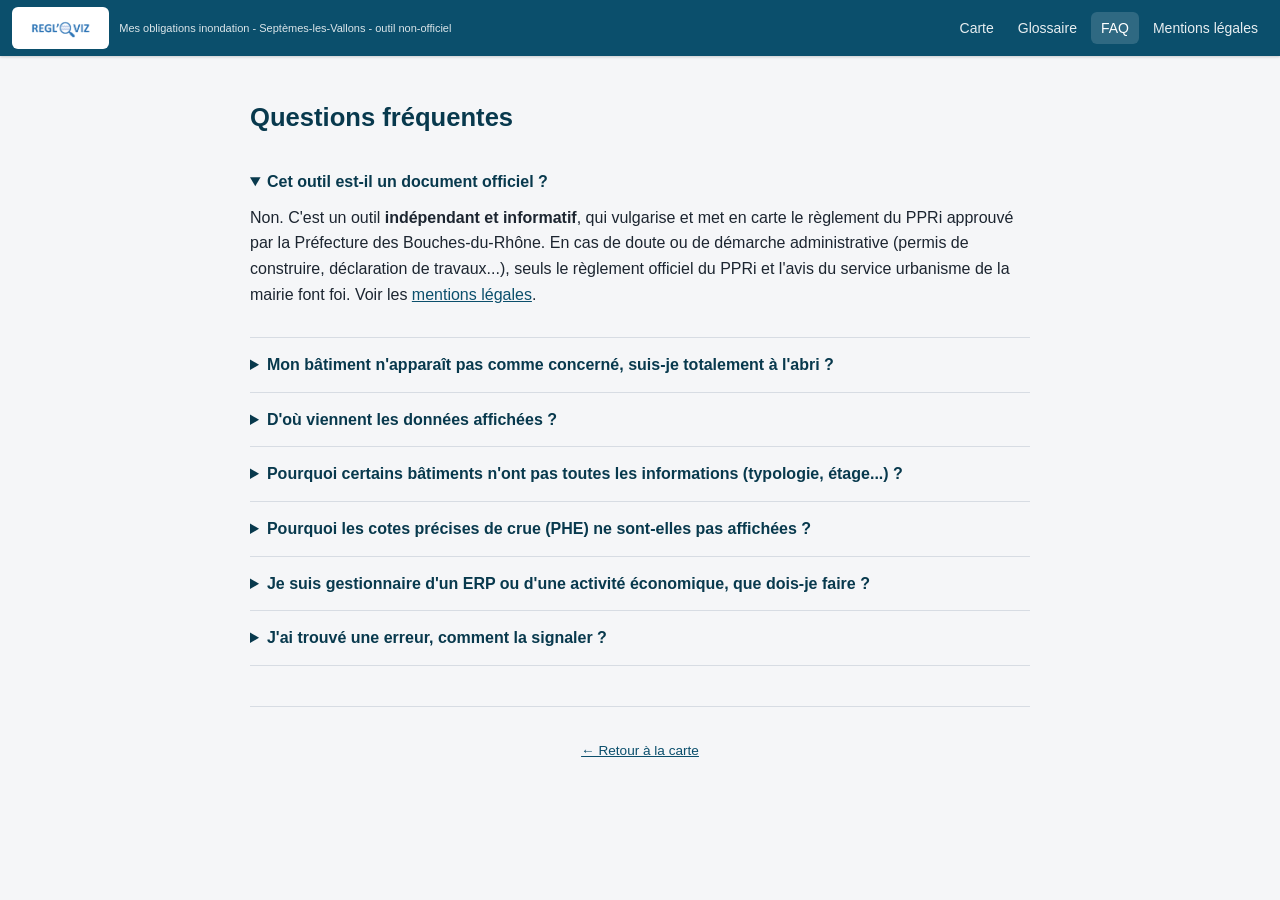
<file: faq.html>
<!doctype html>
<html lang="fr">
<head>
  <meta charset="utf-8">
  <meta name="viewport" content="width=device-width, initial-scale=1">
  <title>Questions fréquentes - Mes obligations inondation</title>
  <meta name="description" content="Réponses aux questions fréquentes sur l'outil et sur le PPRi inondation de Septèmes-les-Vallons.">
  <link rel="stylesheet" href="src/css/style.css">
  <link rel="icon" href="data:image/svg+xml,<svg xmlns=%22http://www.w3.org/2000/svg%22 viewBox=%220 0 100 100%22><text y=%22.9em%22 font-size=%2290%22>🌊</text></svg>">
</head>
<body>
  <a class="skip-link" href="#contenu">Aller au contenu principal</a>
  <header class="app-header">
    <a class="brand" href="index.html">
      <img class="brand-logo" src="src/assets/logo-reglo-viz.png" alt="REGL'OVIZ">
      <span class="brand-text">
        <small>Mes obligations inondation - Septèmes-les-Vallons - outil non-officiel</small>
      </span>
    </a>
    <nav aria-label="Navigation principale">
      <a href="index.html">Carte</a>
      <a href="glossaire.html">Glossaire</a>
      <a href="faq.html" aria-current="page">FAQ</a>
      <a href="mentions-legales.html">Mentions légales</a>
    </nav>
    <button class="menu-toggle" id="menu-toggle" aria-label="Ouvrir le menu" aria-expanded="false" aria-controls="mobile-nav">☰</button>
  </header>
  <nav id="mobile-nav" class="mobile-nav" aria-label="Navigation mobile">
    <a href="index.html">🗺️ Carte</a>
    <a href="glossaire.html">📖 Glossaire</a>
    <a href="faq.html">❓ Questions fréquentes</a>
    <a href="mentions-legales.html">⚖️ Mentions légales</a>
  </nav>

  <main id="contenu" class="content-page">
    <h1>Questions fréquentes</h1>

    <details class="faq-item" open>
      <summary>Cet outil est-il un document officiel ?</summary>
      <p>
        Non. C'est un outil <strong>indépendant et informatif</strong>, qui
        vulgarise et met en carte le règlement du PPRi approuvé par la
        Préfecture des Bouches-du-Rhône. En cas de doute ou de démarche
        administrative (permis de construire, déclaration de travaux...),
        seuls le règlement officiel du PPRi et l'avis du service urbanisme de
        la mairie font foi. Voir les <a href="mentions-legales.html">mentions légales</a>.
      </p>
    </details>

    <details class="faq-item">
      <summary>Mon bâtiment n'apparaît pas comme concerné, suis-je totalement à l'abri ?</summary>
      <p>
        Le PPRi « Aygalades (Caravelle) et affluents » couvre un phénomène
        précis (débordement de cours d'eau). D'autres risques peuvent exister
        (ruissellement pluvial, autres aléas) sans être cartographiés par ce
        PPRi. Consultez <a href="https://www.georisques.gouv.fr/" target="_blank" rel="noopener">Géorisques</a>
        pour une vue d'ensemble des risques à votre adresse.
      </p>
    </details>

    <details class="faq-item">
      <summary>D'où viennent les données affichées ?</summary>
      <p>
        Le zonage réglementaire provient du PPRi approuvé, publié par la
        DDTM des Bouches-du-Rhône. Les bâtiments proviennent de la BD TOPO®
        de l'IGN, croisés géographiquement avec le zonage. Les établissements
        recevant du public proviennent de la base nationale Acceslibre. Le
        détail est donné dans <a href="https://github.com/" target="_blank" rel="noopener">le dépôt du projet</a> (fichier
        <code>docs/METHODOLOGIE.md</code>).
      </p>
    </details>

    <details class="faq-item">
      <summary>Pourquoi certains bâtiments n'ont pas toutes les informations (typologie, étage...) ?</summary>
      <p>
        Certaines informations (nombre de logements, présence d'un étage,
        usage précis) sont estimées à partir de données publiques qui ne sont
        pas exhaustives à l'échelle du bâtiment individuel. Lorsque la donnée
        est incertaine ou absente, l'outil l'indique explicitement plutôt que
        de deviner.
      </p>
    </details>

    <details class="faq-item">
      <summary>Pourquoi les cotes précises de crue (PHE) ne sont-elles pas affichées ?</summary>
      <p>
        Pour Septèmes-les-Vallons, ces cotes ne sont disponibles à ce jour que
        sous forme de plan scanné (PDF), sans version cartographique
        exploitable directement. Les intégrer de façon fiable nécessite un
        calage géographique précis, en cours de finalisation. En attendant,
        le plan officiel des cotes PHE reste consultable auprès de la DDTM ou
        de la mairie.
      </p>
    </details>

    <details class="faq-item">
      <summary>Je suis gestionnaire d'un ERP ou d'une activité économique, que dois-je faire ?</summary>
      <p>
        Cliquez sur votre établissement (ou recherchez son adresse) : le
        panneau d'information indique la zone réglementaire, les seuils de
        travaux applicables et, le cas échéant, votre éligibilité au Fonds
        Barnier. Un diagnostic de vulnérabilité réalisé par un professionnel
        reste la démarche de référence pour vos obligations précises.
      </p>
    </details>

    <details class="faq-item">
      <summary>J'ai trouvé une erreur, comment la signaler ?</summary>
      <p>
        Ouvrez une « issue » sur le dépôt du projet en décrivant le bâtiment
        concerné (adresse ou identifiant BD TOPO) et l'erreur constatée. Voir
        le fichier <code>CONTRIBUTING.md</code> du dépôt.
      </p>
    </details>

    <footer class="site-footer">
      <p><a href="index.html">← Retour à la carte</a></p>
    </footer>
  </main>

  <script src="src/js/nav.js"></script>
</body>
</html>
</file>
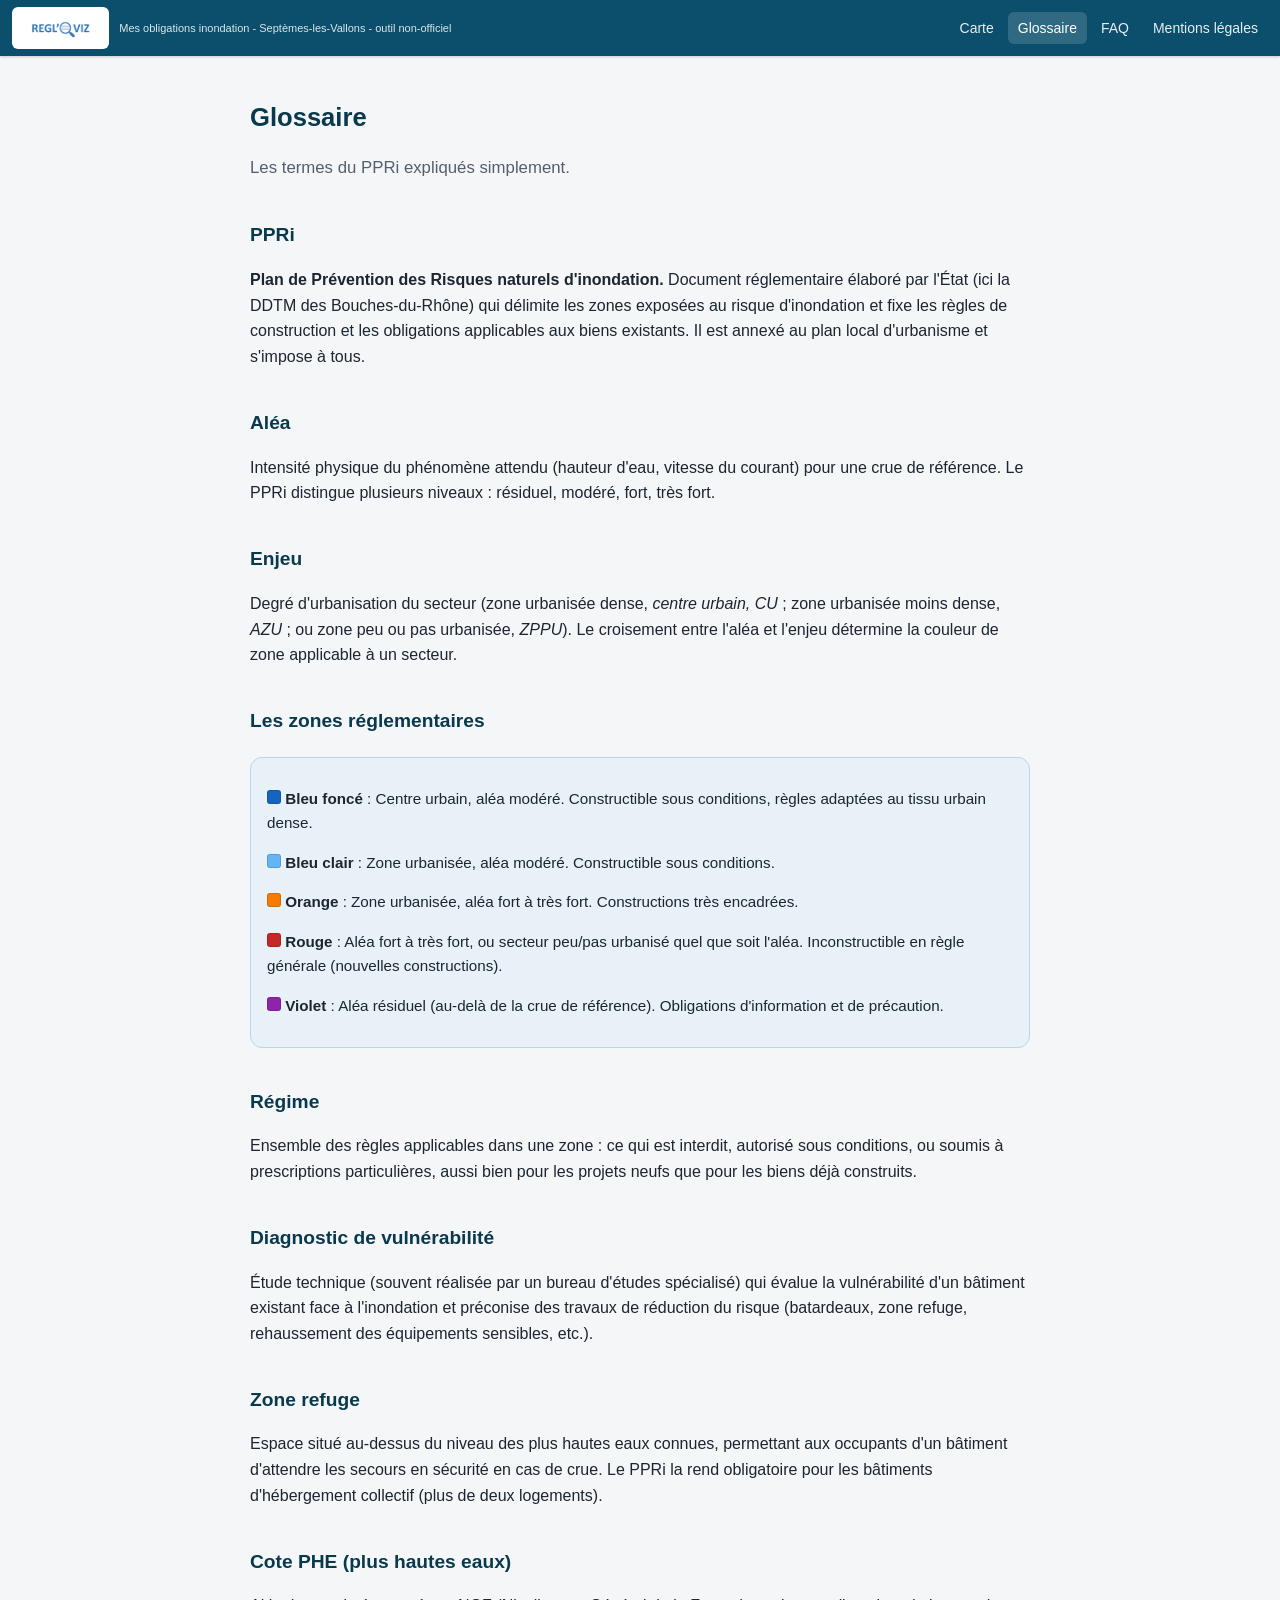
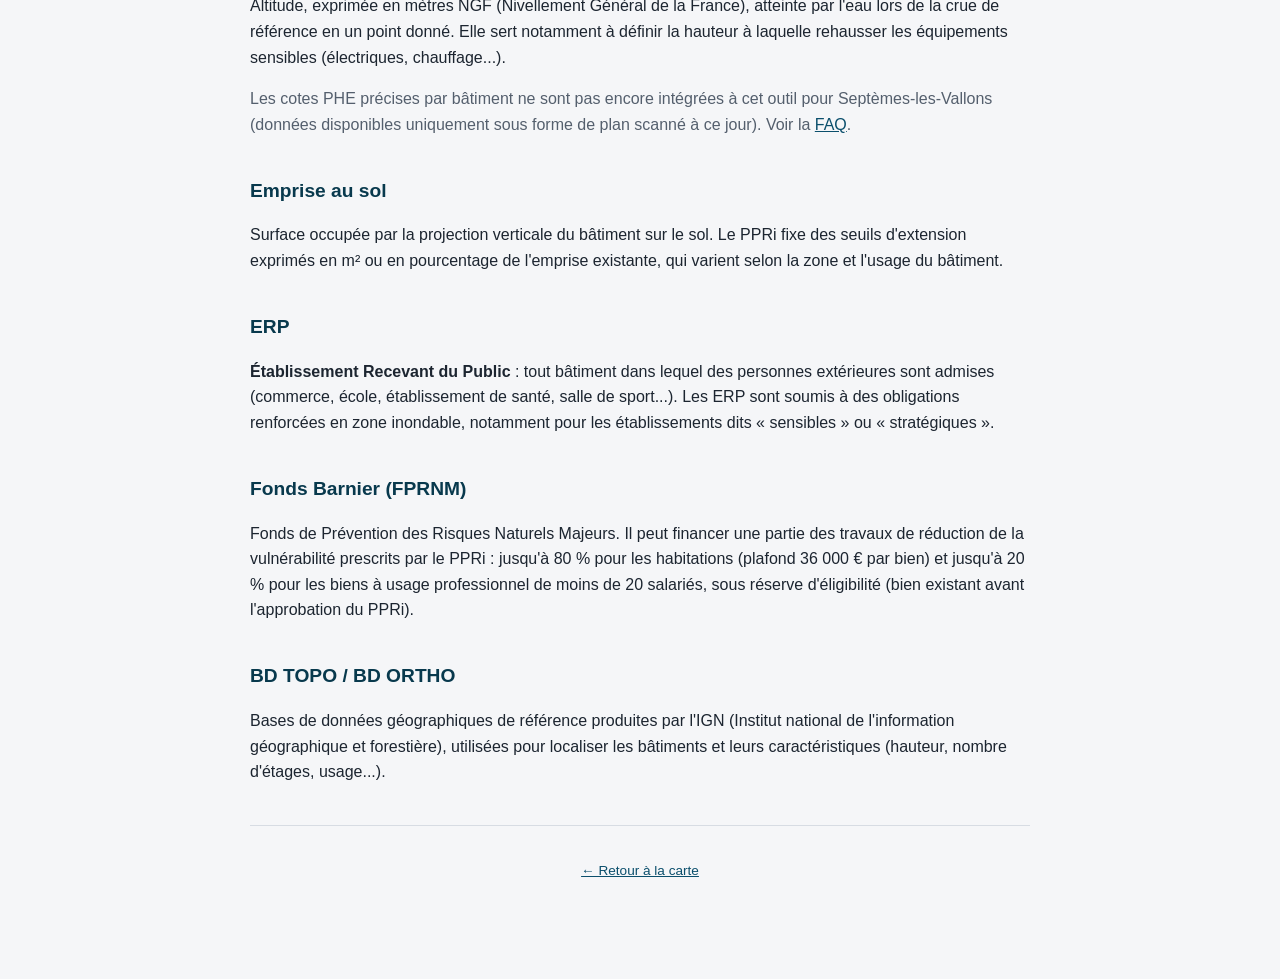
<file: glossaire.html>
<!doctype html>
<html lang="fr">
<head>
  <meta charset="utf-8">
  <meta name="viewport" content="width=device-width, initial-scale=1">
  <title>Glossaire - Mes obligations inondation</title>
  <meta name="description" content="Définitions simples des termes utilisés dans le PPRi inondation : aléa, enjeu, zone bleue/orange/rouge/violette, cote PHE, zone refuge, Fonds Barnier...">
  <link rel="stylesheet" href="src/css/style.css">
  <link rel="icon" href="data:image/svg+xml,<svg xmlns=%22http://www.w3.org/2000/svg%22 viewBox=%220 0 100 100%22><text y=%22.9em%22 font-size=%2290%22>🌊</text></svg>">
</head>
<body>
  <a class="skip-link" href="#contenu">Aller au contenu principal</a>
  <header class="app-header">
    <a class="brand" href="index.html">
      <img class="brand-logo" src="src/assets/logo-reglo-viz.png" alt="REGL'OVIZ">
      <span class="brand-text">
        <small>Mes obligations inondation - Septèmes-les-Vallons - outil non-officiel</small>
      </span>
    </a>
    <nav aria-label="Navigation principale">
      <a href="index.html">Carte</a>
      <a href="glossaire.html" aria-current="page">Glossaire</a>
      <a href="faq.html">FAQ</a>
      <a href="mentions-legales.html">Mentions légales</a>
    </nav>
    <button class="menu-toggle" id="menu-toggle" aria-label="Ouvrir le menu" aria-expanded="false" aria-controls="mobile-nav">☰</button>
  </header>
  <nav id="mobile-nav" class="mobile-nav" aria-label="Navigation mobile">
    <a href="index.html">🗺️ Carte</a>
    <a href="glossaire.html">📖 Glossaire</a>
    <a href="faq.html">❓ Questions fréquentes</a>
    <a href="mentions-legales.html">⚖️ Mentions légales</a>
  </nav>

  <main id="contenu" class="content-page">
    <h1>Glossaire</h1>
    <p class="lead">Les termes du PPRi expliqués simplement.</p>

    <h2>PPRi</h2>
    <p>
      <strong>Plan de Prévention des Risques naturels d'inondation.</strong> Document
      réglementaire élaboré par l'État (ici la DDTM des Bouches-du-Rhône) qui
      délimite les zones exposées au risque d'inondation et fixe les règles de
      construction et les obligations applicables aux biens existants. Il est
      annexé au plan local d'urbanisme et s'impose à tous.
    </p>

    <h2>Aléa</h2>
    <p>
      Intensité physique du phénomène attendu (hauteur d'eau, vitesse du
      courant) pour une crue de référence. Le PPRi distingue plusieurs niveaux :
      résiduel, modéré, fort, très fort.
    </p>

    <h2>Enjeu</h2>
    <p>
      Degré d'urbanisation du secteur (zone urbanisée dense, <em>centre urbain, CU</em> ;
      zone urbanisée moins dense, <em>AZU</em> ; ou zone peu ou pas urbanisée,
      <em>ZPPU</em>). Le croisement entre l'aléa et l'enjeu détermine la couleur de
      zone applicable à un secteur.
    </p>

    <h2>Les zones réglementaires</h2>
    <div class="notice info">
      <p><span class="legend-swatch" style="background:#1565C0;display:inline-block"></span>
      <strong> Bleu foncé</strong> : Centre urbain, aléa modéré. Constructible sous conditions, règles adaptées au tissu urbain dense.</p>
      <p><span class="legend-swatch" style="background:#64B5F6;display:inline-block"></span>
      <strong> Bleu clair</strong> : Zone urbanisée, aléa modéré. Constructible sous conditions.</p>
      <p><span class="legend-swatch" style="background:#F57C00;display:inline-block"></span>
      <strong> Orange</strong> : Zone urbanisée, aléa fort à très fort. Constructions très encadrées.</p>
      <p><span class="legend-swatch" style="background:#C62828;display:inline-block"></span>
      <strong> Rouge</strong> : Aléa fort à très fort, ou secteur peu/pas urbanisé quel que soit l'aléa. Inconstructible en règle générale (nouvelles constructions).</p>
      <p><span class="legend-swatch" style="background:#8E24AA;display:inline-block"></span>
      <strong> Violet</strong> : Aléa résiduel (au-delà de la crue de référence). Obligations d'information et de précaution.</p>
    </div>

    <h2>Régime</h2>
    <p>
      Ensemble des règles applicables dans une zone : ce qui est interdit,
      autorisé sous conditions, ou soumis à prescriptions particulières, aussi
      bien pour les projets neufs que pour les biens déjà construits.
    </p>

    <h2>Diagnostic de vulnérabilité</h2>
    <p>
      Étude technique (souvent réalisée par un bureau d'études spécialisé) qui
      évalue la vulnérabilité d'un bâtiment existant face à l'inondation et
      préconise des travaux de réduction du risque (batardeaux, zone refuge,
      rehaussement des équipements sensibles, etc.).
    </p>

    <h2>Zone refuge</h2>
    <p>
      Espace situé au-dessus du niveau des plus hautes eaux connues, permettant
      aux occupants d'un bâtiment d'attendre les secours en sécurité en cas de
      crue. Le PPRi la rend obligatoire pour les bâtiments d'hébergement
      collectif (plus de deux logements).
    </p>

    <h2>Cote PHE (plus hautes eaux)</h2>
    <p>
      Altitude, exprimée en mètres NGF (Nivellement Général de la France),
      atteinte par l'eau lors de la crue de référence en un point donné. Elle
      sert notamment à définir la hauteur à laquelle rehausser les équipements
      sensibles (électriques, chauffage...).
    </p>
    <p class="text-muted">
      Les cotes PHE précises par bâtiment ne sont pas encore intégrées à cet
      outil pour Septèmes-les-Vallons (données disponibles uniquement sous
      forme de plan scanné à ce jour). Voir la <a href="faq.html">FAQ</a>.
    </p>

    <h2>Emprise au sol</h2>
    <p>
      Surface occupée par la projection verticale du bâtiment sur le sol. Le
      PPRi fixe des seuils d'extension exprimés en m² ou en pourcentage de
      l'emprise existante, qui varient selon la zone et l'usage du bâtiment.
    </p>

    <h2>ERP</h2>
    <p>
      <strong>Établissement Recevant du Public</strong> : tout bâtiment dans
      lequel des personnes extérieures sont admises (commerce, école,
      établissement de santé, salle de sport...). Les ERP sont soumis à des
      obligations renforcées en zone inondable, notamment pour les
      établissements dits « sensibles » ou « stratégiques ».
    </p>

    <h2>Fonds Barnier (FPRNM)</h2>
    <p>
      Fonds de Prévention des Risques Naturels Majeurs. Il peut financer une
      partie des travaux de réduction de la vulnérabilité prescrits par le
      PPRi : jusqu'à 80 % pour les habitations (plafond 36 000 € par bien) et
      jusqu'à 20 % pour les biens à usage professionnel de moins de 20 salariés,
      sous réserve d'éligibilité (bien existant avant l'approbation du PPRi).
    </p>

    <h2>BD TOPO / BD ORTHO</h2>
    <p>
      Bases de données géographiques de référence produites par l'IGN
      (Institut national de l'information géographique et forestière),
      utilisées pour localiser les bâtiments et leurs caractéristiques
      (hauteur, nombre d'étages, usage...).
    </p>

    <footer class="site-footer">
      <p><a href="index.html">← Retour à la carte</a></p>
    </footer>
  </main>

  <script src="src/js/nav.js"></script>
</body>
</html>
</file>
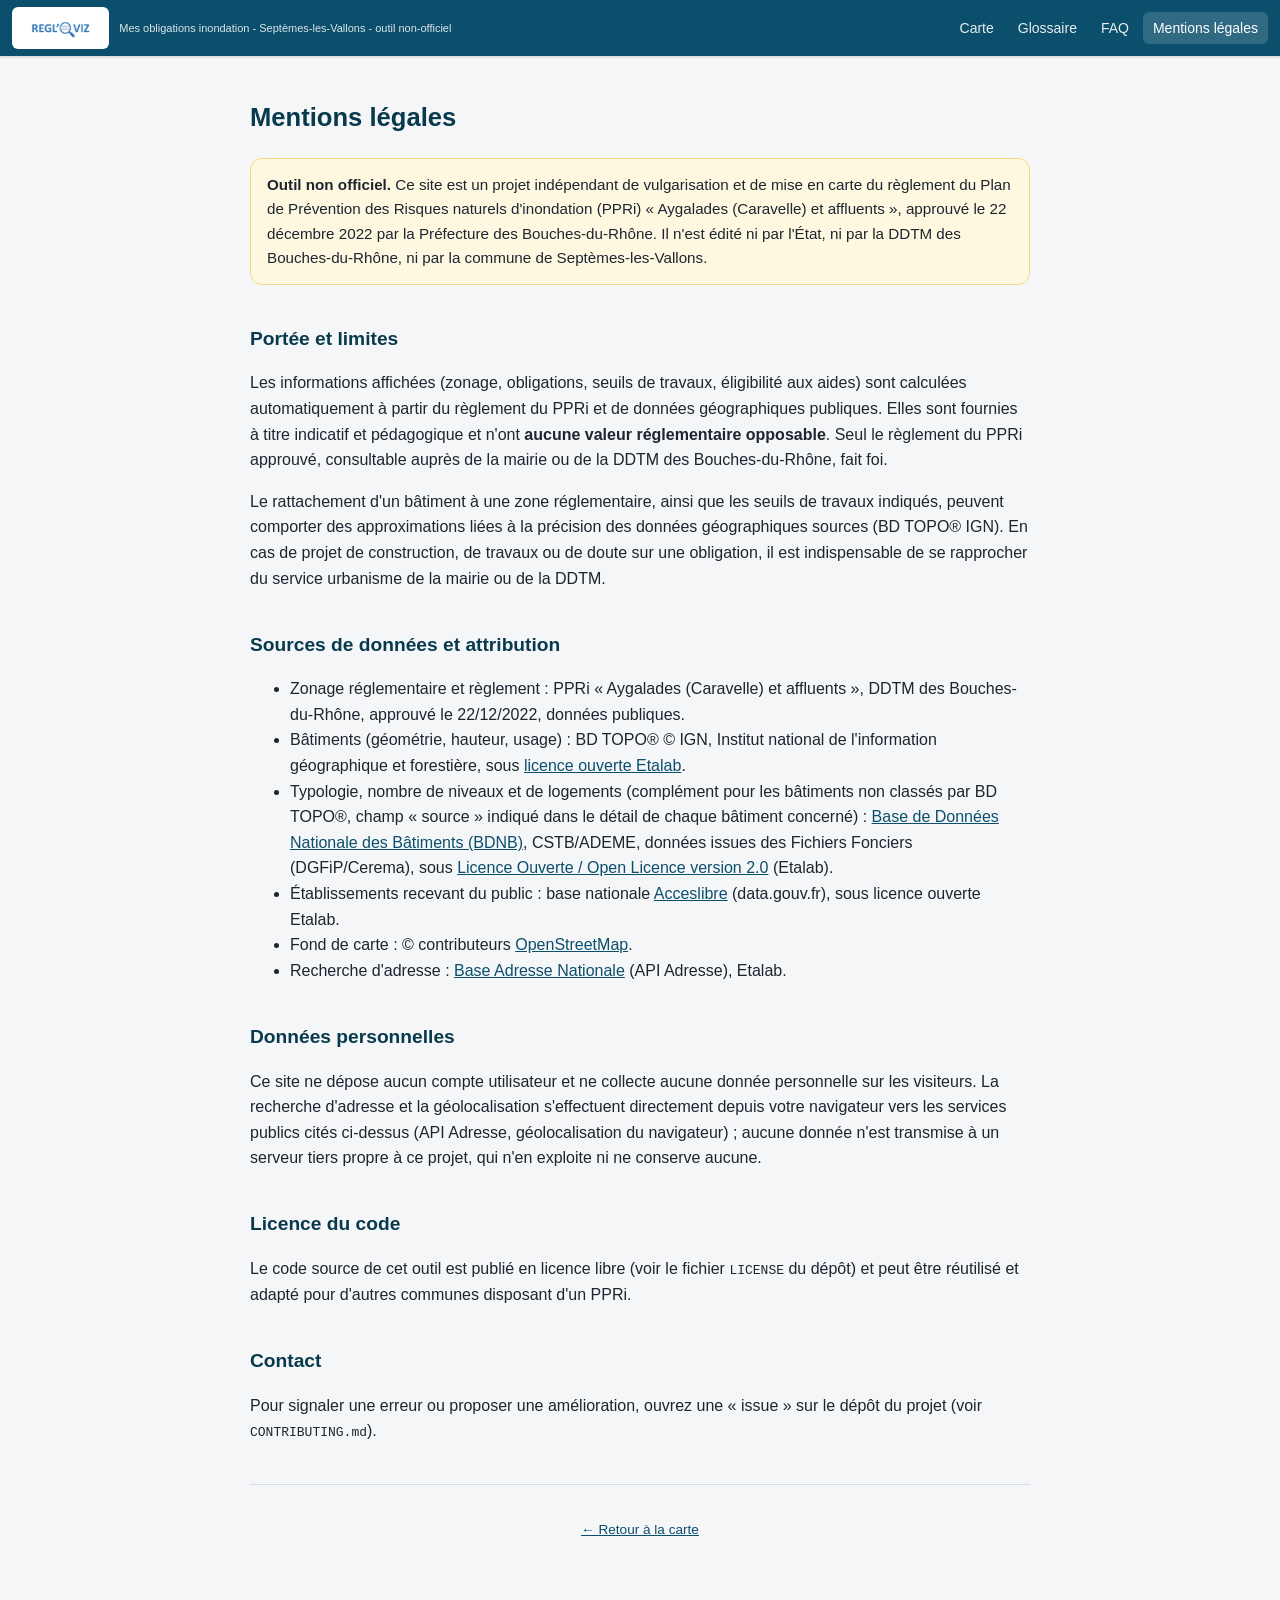
<file: mentions-legales.html>
<!doctype html>
<html lang="fr">
<head>
  <meta charset="utf-8">
  <meta name="viewport" content="width=device-width, initial-scale=1">
  <title>Mentions légales - Mes obligations inondation</title>
  <meta name="description" content="Mentions légales, sources de données et limites de l'outil « Mes obligations inondation » de Septèmes-les-Vallons.">
  <link rel="stylesheet" href="src/css/style.css">
  <link rel="icon" href="data:image/svg+xml,<svg xmlns=%22http://www.w3.org/2000/svg%22 viewBox=%220 0 100 100%22><text y=%22.9em%22 font-size=%2290%22>🌊</text></svg>">
</head>
<body>
  <a class="skip-link" href="#contenu">Aller au contenu principal</a>
  <header class="app-header">
    <a class="brand" href="index.html">
      <img class="brand-logo" src="src/assets/logo-reglo-viz.png" alt="REGL'OVIZ">
      <span class="brand-text">
        <small>Mes obligations inondation - Septèmes-les-Vallons - outil non-officiel</small>
      </span>
    </a>
    <nav aria-label="Navigation principale">
      <a href="index.html">Carte</a>
      <a href="glossaire.html">Glossaire</a>
      <a href="faq.html">FAQ</a>
      <a href="mentions-legales.html" aria-current="page">Mentions légales</a>
    </nav>
    <button class="menu-toggle" id="menu-toggle" aria-label="Ouvrir le menu" aria-expanded="false" aria-controls="mobile-nav">☰</button>
  </header>
  <nav id="mobile-nav" class="mobile-nav" aria-label="Navigation mobile">
    <a href="index.html">🗺️ Carte</a>
    <a href="glossaire.html">📖 Glossaire</a>
    <a href="faq.html">❓ Questions fréquentes</a>
    <a href="mentions-legales.html">⚖️ Mentions légales</a>
  </nav>

  <main id="contenu" class="content-page">
    <h1>Mentions légales</h1>

    <div class="notice">
      <strong>Outil non officiel.</strong> Ce site est un projet indépendant
      de vulgarisation et de mise en carte du règlement du Plan de Prévention
      des Risques naturels d'inondation (PPRi) « Aygalades (Caravelle) et
      affluents », approuvé le 22 décembre 2022 par la Préfecture des
      Bouches-du-Rhône. Il n'est édité ni par l'État, ni par la DDTM des
      Bouches-du-Rhône, ni par la commune de Septèmes-les-Vallons.
    </div>

    <h2>Portée et limites</h2>
    <p>
      Les informations affichées (zonage, obligations, seuils de travaux,
      éligibilité aux aides) sont calculées automatiquement à partir du
      règlement du PPRi et de données géographiques publiques. Elles sont
      fournies à titre indicatif et pédagogique et n'ont
      <strong>aucune valeur réglementaire opposable</strong>. Seul le
      règlement du PPRi approuvé, consultable auprès de la mairie ou de la
      DDTM des Bouches-du-Rhône, fait foi.
    </p>
    <p>
      Le rattachement d'un bâtiment à une zone réglementaire, ainsi que les
      seuils de travaux indiqués, peuvent comporter des approximations liées
      à la précision des données géographiques sources (BD TOPO® IGN). En cas
      de projet de construction, de travaux ou de doute sur une obligation,
      il est indispensable de se rapprocher du service urbanisme de la mairie
      ou de la DDTM.
    </p>

    <h2>Sources de données et attribution</h2>
    <ul>
      <li>
        Zonage réglementaire et règlement : PPRi « Aygalades (Caravelle) et
        affluents », DDTM des Bouches-du-Rhône, approuvé le 22/12/2022,
        données publiques.
      </li>
      <li>
        Bâtiments (géométrie, hauteur, usage) : BD TOPO® © IGN, Institut
        national de l'information géographique et forestière, sous
        <a href="https://geoservices.ign.fr/documentation/donnees/licences" target="_blank" rel="noopener">licence ouverte Etalab</a>.
      </li>
      <li>
        Typologie, nombre de niveaux et de logements (complément pour les
        bâtiments non classés par BD TOPO®, champ « source » indiqué dans
        le détail de chaque bâtiment concerné) :
        <a href="https://bdnb.io/" target="_blank" rel="noopener">Base de Données Nationale des Bâtiments (BDNB)</a>,
        CSTB/ADEME, données issues des Fichiers Fonciers (DGFiP/Cerema), sous
        <a href="https://www.etalab.gouv.fr/licence-ouverte-open-licence/" target="_blank" rel="noopener">Licence Ouverte / Open Licence version 2.0</a> (Etalab).
      </li>
      <li>
        Établissements recevant du public : base nationale
        <a href="https://acceslibre.beta.gouv.fr/" target="_blank" rel="noopener">Acceslibre</a>
        (data.gouv.fr), sous licence ouverte Etalab.
      </li>
      <li>
        Fond de carte : © contributeurs
        <a href="https://www.openstreetmap.org/copyright" target="_blank" rel="noopener">OpenStreetMap</a>.
      </li>
      <li>
        Recherche d'adresse : <a href="https://adresse.data.gouv.fr/" target="_blank" rel="noopener">Base Adresse Nationale</a> (API Adresse), Etalab.
      </li>
    </ul>

    <h2>Données personnelles</h2>
    <p>
      Ce site ne dépose aucun compte utilisateur et ne collecte aucune donnée
      personnelle sur les visiteurs. La recherche d'adresse et la
      géolocalisation s'effectuent directement depuis votre navigateur vers
      les services publics cités ci-dessus (API Adresse, géolocalisation du
      navigateur) ; aucune donnée n'est transmise à un serveur tiers propre à
      ce projet, qui n'en exploite ni ne conserve aucune.
    </p>

    <h2>Licence du code</h2>
    <p>
      Le code source de cet outil est publié en licence libre (voir le
      fichier <code>LICENSE</code> du dépôt) et peut être réutilisé et adapté
      pour d'autres communes disposant d'un PPRi.
    </p>

    <h2>Contact</h2>
    <p>
      Pour signaler une erreur ou proposer une amélioration, ouvrez une
      « issue » sur le dépôt du projet (voir <code>CONTRIBUTING.md</code>).
    </p>

    <footer class="site-footer">
      <p><a href="index.html">← Retour à la carte</a></p>
    </footer>
  </main>

  <script src="src/js/nav.js"></script>
</body>
</html>
</file>
<file: src/css/style.css>
/* =========================================================================
   Mes obligations face au risque inondation - Septèmes-les-Vallons
   Feuille de style principale
   Mobile-first, variables CSS, thème clair uniquement (contexte réglementaire
   -> on privilégie une lecture stable et imprimable plutôt qu'un mode sombre).
   ========================================================================= */

:root {
  /* Palette neutre de l'interface (volontairement distincte des couleurs
     réglementaires des zones, pour ne jamais les confondre) */
  --color-bg: #f5f6f8;
  --color-surface: #ffffff;
  --color-surface-alt: #eef1f5;
  --color-border: #d7dce3;
  --color-text: #1c2530;
  --color-text-muted: #545f6d;
  --color-primary: #0b4f6c;
  --color-primary-dark: #08394d;
  --color-primary-contrast: #ffffff;
  --color-focus: #1a73e8;
  --color-danger: #b3261e;
  --color-success: #2e7d32;

  /* Couleurs réglementaires des zones PPRi : DOIVENT rester cohérentes avec
     data/*.geojson (propriété zoneColor) et docs/METHODOLOGIE.md */
  --zone-bleu-clair: #64b5f6;
  --zone-bleu-fonce: #1565c0;
  --zone-orange: #f57c00;
  --zone-rouge: #c62828;
  --zone-violet: #8e24aa;
  --zone-hors: #9e9e9e;

  --radius-sm: 6px;
  --radius-md: 12px;
  --radius-lg: 16px;
  --shadow-1: 0 1px 3px rgba(20, 27, 36, 0.12), 0 1px 2px rgba(20, 27, 36, 0.08);
  --shadow-2: 0 8px 24px rgba(20, 27, 36, 0.18);

  --header-h: 56px;
  --panel-peek-h: 96px;

  color-scheme: light;
}

* {
  box-sizing: border-box;
}

html, body {
  height: 100%;
}

body {
  margin: 0;
  font-family: "Segoe UI", "Helvetica Neue", Arial, sans-serif;
  color: var(--color-text);
  background: var(--color-bg);
  -webkit-font-smoothing: antialiased;
}

a {
  color: var(--color-primary);
}

a:hover {
  color: var(--color-primary-dark);
}

img { max-width: 100%; }

/* ---------- Accessibilité : lien d'évitement + focus visible ---------- */

.skip-link {
  position: absolute;
  left: -999px;
  top: 0;
  background: var(--color-primary);
  color: #fff;
  padding: 10px 16px;
  z-index: 2000;
  border-radius: 0 0 var(--radius-sm) 0;
}

.skip-link:focus {
  left: 0;
}

:focus-visible {
  outline: 3px solid var(--color-focus);
  outline-offset: 2px;
}

/* ============================== En-tête ============================== */

.app-header {
  position: fixed;
  inset: 0 0 auto 0;
  height: var(--header-h);
  display: flex;
  align-items: center;
  gap: 12px;
  padding: 0 12px;
  background: var(--color-primary);
  color: var(--color-primary-contrast);
  z-index: 1200;
  box-shadow: var(--shadow-1);
}

.app-header .brand {
  display: flex;
  align-items: center;
  gap: 10px;
  color: #fff;
  text-decoration: none;
  font-weight: 600;
  line-height: 1.15;
  margin-right: auto;
  min-width: 0;
}

.app-header .brand .brand-logo {
  flex: none;
  height: 34px;
  width: auto;
  display: block;
  background: #fff;
  border-radius: var(--radius-sm);
  padding: 4px 8px;
  box-sizing: content-box;
}

.app-header .brand .brand-text {
  overflow: hidden;
  text-overflow: ellipsis;
  white-space: nowrap;
}

.app-header .brand .brand-text small {
  display: block;
  font-weight: 400;
  font-size: 11px;
  opacity: 0.85;
}

.app-header nav {
  display: none;
}

.app-header .menu-toggle {
  background: rgba(255,255,255,0.12);
  border: none;
  color: #fff;
  width: 40px;
  height: 40px;
  border-radius: var(--radius-sm);
  font-size: 18px;
  cursor: pointer;
}

@media (min-width: 860px) {
  .app-header nav {
    display: flex;
    gap: 4px;
  }
  .app-header nav a {
    color: #fff;
    text-decoration: none;
    font-size: 14px;
    padding: 8px 10px;
    border-radius: var(--radius-sm);
    opacity: 0.9;
  }
  .app-header nav a:hover,
  .app-header nav a[aria-current="page"] {
    background: rgba(255,255,255,0.15);
    opacity: 1;
  }
  .app-header .menu-toggle {
    display: none;
  }
}

/* Menu mobile déroulant */
.mobile-nav {
  position: fixed;
  top: var(--header-h);
  left: 0;
  right: 0;
  background: var(--color-primary-dark);
  z-index: 1150;
  display: none;
  flex-direction: column;
  padding: 8px;
  box-shadow: var(--shadow-2);
}

.mobile-nav.open {
  display: flex;
}

.mobile-nav a {
  color: #fff;
  text-decoration: none;
  padding: 12px 14px;
  border-radius: var(--radius-sm);
  font-size: 15px;
}

.mobile-nav a:hover {
  background: rgba(255,255,255,0.12);
}

@media (min-width: 860px) {
  .mobile-nav { display: none !important; }
}

/* ====================== Page de contenu (non-carte) ==================== */

.content-page {
  padding-top: calc(var(--header-h) + 24px);
  max-width: 820px;
  margin: 0 auto;
  padding-left: 20px;
  padding-right: 20px;
  padding-bottom: 64px;
  line-height: 1.6;
}

.content-page h1 {
  font-size: 1.6rem;
  color: var(--color-primary-dark);
}

.content-page h2 {
  font-size: 1.2rem;
  color: var(--color-primary-dark);
  margin-top: 2em;
}

.content-page .lead {
  font-size: 1.05rem;
  color: var(--color-text-muted);
}

.notice {
  background: #fff8e1;
  border: 1px solid #f2d98a;
  border-radius: var(--radius-md);
  padding: 14px 16px;
  font-size: 0.95rem;
  margin: 20px 0;
}

.notice.info {
  background: #e8f1f7;
  border-color: #b9d6e6;
}

.faq-item {
  border-bottom: 1px solid var(--color-border);
  padding: 14px 0;
}

.faq-item summary {
  cursor: pointer;
  font-weight: 600;
  color: var(--color-primary-dark);
}

.faq-item p {
  margin-top: 10px;
  color: var(--color-text);
}

footer.site-footer {
  border-top: 1px solid var(--color-border);
  margin-top: 40px;
  padding: 20px;
  font-size: 0.85rem;
  color: var(--color-text-muted);
  text-align: center;
}

/* ============================ Application carte ========================= */

.map-app {
  position: fixed;
  inset: var(--header-h) 0 0 0;
  display: block;
}

#map {
  position: absolute;
  inset: 0;
}

/* Boutons flottants (recherche, légende) */
.map-toolbar {
  position: absolute;
  top: 12px;
  left: 12px;
  right: 12px;
  z-index: 900;
  display: flex;
  gap: 8px;
  align-items: flex-start;
  pointer-events: none;
}

.map-toolbar > * {
  pointer-events: auto;
}

.search-box {
  flex: 1 1 auto;
  min-width: 0;
  max-width: 420px;
  background: var(--color-surface);
  border-radius: var(--radius-md);
  box-shadow: var(--shadow-1);
  display: flex;
  align-items: center;
  padding: 4px 4px 4px 12px;
  position: relative;
}

.search-box input {
  border: none;
  outline: none;
  flex: 1;
  font-size: 15px;
  padding: 10px 6px;
  background: transparent;
  color: var(--color-text);
  min-width: 0;
}

.search-box button {
  background: var(--color-primary);
  color: #fff;
  border: none;
  border-radius: var(--radius-sm);
  width: 38px;
  height: 38px;
  cursor: pointer;
  flex: none;
}

.search-results {
  position: absolute;
  top: calc(100% + 6px);
  left: 0;
  right: 0;
  background: var(--color-surface);
  border-radius: var(--radius-md);
  box-shadow: var(--shadow-2);
  max-height: 260px;
  overflow-y: auto;
  display: none;
}

.search-results.open { display: block; }

.search-results button {
  display: block;
  width: 100%;
  text-align: left;
  padding: 10px 14px;
  background: none;
  border: none;
  border-bottom: 1px solid var(--color-border);
  font-size: 14px;
  cursor: pointer;
  color: var(--color-text);
}

.search-results button:hover,
.search-results button:focus-visible {
  background: var(--color-surface-alt);
}

.icon-btn {
  background: var(--color-surface);
  border: none;
  border-radius: var(--radius-md);
  box-shadow: var(--shadow-1);
  width: 42px;
  height: 42px;
  font-size: 18px;
  cursor: pointer;
  flex: none;
  color: var(--color-text);
}

.icon-btn[aria-pressed="true"] {
  background: var(--color-primary);
  color: #fff;
}

/* Géolocalisation : bouton dédié en bas à droite au-dessus du panneau */
.locate-btn {
  position: absolute;
  right: 12px;
  z-index: 850;
  bottom: calc(var(--panel-peek-h) + 16px);
}

/* ------------------------------- Légende --------------------------------
   Bouton + panneau déroulant (et non un contrôle Leaflet toujours visible)
   pour ne jamais recouvrir la recherche ni le panneau d'information, quelle
   que soit la taille d'écran. */

.legend-wrapper {
  position: relative;
  flex: none;
}

.legend-box {
  position: absolute;
  top: calc(100% + 8px);
  right: 0;
  background: var(--color-surface);
  border-radius: var(--radius-md);
  box-shadow: var(--shadow-2);
  padding: 12px 14px;
  font-size: 13px;
  width: 240px;
  max-width: calc(100vw - 24px);
  display: none;
}

.legend-box.open {
  display: block;
}

.legend-box h3 {
  margin: 0 0 8px;
  font-size: 13px;
  text-transform: uppercase;
  letter-spacing: 0.04em;
  color: var(--color-text-muted);
}

.legend-row {
  display: flex;
  align-items: center;
  gap: 8px;
  padding: 3px 0;
}

.legend-swatch {
  width: 14px;
  height: 14px;
  border-radius: 3px;
  flex: none;
  border: 1px solid rgba(0,0,0,0.15);
}

/* --------------------------- Tableau de bord ------------------------------
   Même principe bouton + panneau déroulant que la légende, à l'attention
   des élus/techniciens : agrégats communaux dont chaque donnée est
   cliquable pour surligner les bâtiments correspondants sur la carte
   (voir dashboardHighlight dans src/js/app.js). */

.dashboard-wrapper {
  position: relative;
  flex: none;
}

.dashboard-box {
  position: absolute;
  top: calc(100% + 8px);
  right: 0;
  background: var(--color-surface);
  border-radius: var(--radius-md);
  box-shadow: var(--shadow-2);
  padding: 14px 16px;
  font-size: 13px;
  width: 360px;
  max-width: calc(100vw - 24px);
  max-height: min(70vh, 560px);
  overflow-y: auto;
  display: none;
}

.dashboard-box.open {
  display: block;
}

.dashboard-box h3 {
  margin: 0 0 4px;
  font-size: 14px;
}

.dashboard-intro {
  margin: 0 0 12px;
  font-size: 12px;
  color: var(--color-text-muted);
}

.dashboard-active-filter {
  display: flex;
  align-items: center;
  justify-content: space-between;
  gap: 8px;
  background: var(--color-primary);
  color: #fff;
  border-radius: var(--radius-sm);
  padding: 6px 10px;
  font-size: 12px;
  margin-bottom: 10px;
}

/* Le sélecteur ci-dessus a la même spécificité que la règle [hidden] du
   navigateur (display:none) : sans cette surcharge explicite, l'ordre des
   règles ferait gagner .dashboard-active-filter et la puce resterait
   visible même une fois l'attribut hidden posé par le JS. */
.dashboard-active-filter[hidden] {
  display: none;
}

.dashboard-active-filter button {
  flex: none;
  background: none;
  border: none;
  color: #fff;
  font-size: 15px;
  line-height: 1;
  cursor: pointer;
  padding: 2px 4px;
}

.dashboard-group + .dashboard-group {
  margin-top: 14px;
}

.dashboard-group h4 {
  margin: 0 0 6px;
  font-size: 11px;
  text-transform: uppercase;
  letter-spacing: 0.04em;
  color: var(--color-text-muted);
}

.dashboard-tile {
  display: flex;
  align-items: center;
  gap: 8px;
  width: 100%;
  text-align: left;
  padding: 8px 10px;
  border: 1px solid var(--color-border);
  border-radius: var(--radius-sm);
  background: var(--color-surface-alt);
  cursor: pointer;
  margin-bottom: 6px;
  font: inherit;
  color: var(--color-text);
}

.dashboard-tile:last-child {
  margin-bottom: 0;
}

.dashboard-tile:hover,
.dashboard-tile:focus-visible {
  border-color: var(--color-primary);
}

.dashboard-tile-count {
  flex: none;
  min-width: 32px;
  font-weight: 700;
  font-size: 15px;
  color: var(--color-primary);
  text-align: right;
}

.dashboard-tile-label {
  flex: 1;
  line-height: 1.25;
}

.dashboard-tile.sub {
  margin-left: 18px;
  width: calc(100% - 18px);
  background: transparent;
  border-style: dashed;
}

.dashboard-tile-zone .legend-swatch {
  flex: none;
}

/* Placée après .dashboard-tile.sub (même spécificité que lui) pour que
   l'état actif l'emporte toujours, y compris sur une sous-tuile dont le
   fond transparent écraserait sinon le fond bleu ci-dessous. */
.dashboard-tile[aria-pressed="true"] {
  background: var(--color-primary);
  border-color: var(--color-primary);
  color: #fff;
}

.dashboard-tile[aria-pressed="true"] .dashboard-tile-count {
  color: #fff;
}

/* ------------------------------ Panneau info ----------------------------- */

.info-panel {
  position: absolute;
  z-index: 1000;
  background: var(--color-surface);
  box-shadow: var(--shadow-2);
  display: flex;
  flex-direction: column;
  overflow: hidden;
}

/* Mobile : bottom sheet */
.info-panel {
  left: 0;
  right: 0;
  bottom: 0;
  top: auto;
  height: var(--panel-peek-h);
  max-height: 82vh;
  border-radius: var(--radius-lg) var(--radius-lg) 0 0;
  transition: height 0.28s ease;
}

.info-panel.expanded {
  height: 82vh;
}

.panel-handle {
  width: 100%;
  border: none;
  background: none;
  padding: 10px 16px 6px;
  cursor: pointer;
  flex: none;
  text-align: left;
}

.panel-handle .grip {
  width: 40px;
  height: 4px;
  background: var(--color-border);
  border-radius: 2px;
  margin: 0 auto 10px;
}

.panel-handle .panel-title-row {
  display: flex;
  align-items: center;
  gap: 10px;
}

.panel-handle .zone-dot {
  width: 14px;
  height: 14px;
  border-radius: 50%;
  flex: none;
}

.panel-handle h2 {
  margin: 0;
  font-size: 1.02rem;
  color: var(--color-text);
  overflow: hidden;
  text-overflow: ellipsis;
  white-space: nowrap;
}

.panel-handle .panel-subtitle {
  font-size: 0.82rem;
  color: var(--color-text-muted);
  margin-top: 2px;
}

.panel-body {
  padding: 0 18px 24px;
  overflow-y: auto;
  flex: 1;
}

.panel-body .intro-block p {
  color: var(--color-text-muted);
}

.panel-body .badge {
  display: inline-block;
  padding: 4px 10px;
  border-radius: 999px;
  font-size: 0.78rem;
  font-weight: 600;
  color: #fff;
}

.panel-body section.detail-block {
  border-top: 1px solid var(--color-border);
  padding: 14px 0;
}

.panel-body section.detail-block h3 {
  font-size: 0.95rem;
  margin: 0 0 8px;
  color: var(--color-primary-dark);
  display: flex;
  align-items: center;
  gap: 8px;
}

.panel-body section.detail-block p,
.panel-body section.detail-block li {
  font-size: 0.92rem;
  color: var(--color-text);
}

.panel-body .figure-row {
  display: flex;
  flex-wrap: wrap;
  gap: 10px;
  margin: 8px 0;
}

.figure-chip {
  background: var(--color-surface-alt);
  border-radius: var(--radius-sm);
  padding: 8px 12px;
  font-size: 0.85rem;
}

.figure-chip strong {
  display: block;
  font-size: 1.05rem;
  color: var(--color-primary-dark);
}

details.tech-details {
  margin-top: 10px;
  background: var(--color-surface-alt);
  border-radius: var(--radius-sm);
  padding: 10px 12px;
}

details.tech-details summary {
  cursor: pointer;
  font-size: 0.86rem;
  font-weight: 600;
  color: var(--color-text-muted);
}

details.tech-details .tech-row {
  font-size: 0.82rem;
  padding: 6px 0;
  border-top: 1px solid var(--color-border);
}

details.tech-details .tech-row:first-of-type {
  border-top: none;
}

details.tech-details dt {
  font-weight: 600;
  color: var(--color-text-muted);
}

details.tech-details dd {
  margin: 2px 0 0;
}

/* ---------------------- Correction déclarative du visiteur --------------- */

.correction-active-note {
  margin: 8px 0 0;
  font-size: 0.82rem;
  font-weight: 600;
  color: var(--color-primary-dark);
}

details.correction-block {
  margin: 10px 0 14px;
  background: var(--color-surface-alt);
  border: 1px dashed var(--color-primary);
  border-radius: var(--radius-sm);
  padding: 10px 12px;
}

details.correction-block summary {
  cursor: pointer;
  font-size: 0.88rem;
  font-weight: 600;
  color: var(--color-primary-dark);
}

.correction-body {
  margin-top: 10px;
}

.correction-body fieldset {
  border: none;
  padding: 0;
  margin: 0 0 12px;
}

.correction-body legend {
  font-size: 0.82rem;
  font-weight: 600;
  color: var(--color-text-muted);
  padding: 0 0 6px;
}

.correction-body .radio-row {
  display: flex;
  align-items: center;
  gap: 6px;
  font-size: 0.88rem;
  padding: 3px 0;
  cursor: pointer;
}

.correction-body select,
.correction-body input[type="number"] {
  width: 100%;
  padding: 8px 10px;
  border: 1px solid var(--color-border);
  border-radius: var(--radius-sm);
  background: var(--color-surface);
  color: var(--color-text);
  font: inherit;
  font-size: 0.88rem;
}

.correction-body label {
  display: block;
  font-size: 0.82rem;
  color: var(--color-text-muted);
}

.correction-actions {
  display: flex;
  gap: 8px;
  margin-top: 4px;
}

.correction-note {
  font-size: 0.76rem;
  margin: 10px 0 0;
}

/* ---------------- Mesures recommandées ou obligatoires ------------------- */

.measure-block {
  margin-bottom: 14px;
}

.measure-block:last-child {
  margin-bottom: 0;
}

.measure-block h4 {
  font-size: 0.85rem;
  margin: 0 0 4px;
  color: var(--color-primary-dark);
}

.panel-close {
  position: absolute;
  top: 10px;
  right: 10px;
  width: 32px;
  height: 32px;
  border-radius: 50%;
  border: none;
  background: var(--color-surface-alt);
  cursor: pointer;
  font-size: 16px;
}

.welcome-cta {
  display: flex;
  flex-wrap: wrap;
  gap: 10px;
  margin-top: 16px;
}

.btn {
  display: inline-flex;
  align-items: center;
  gap: 8px;
  padding: 10px 16px;
  border-radius: var(--radius-sm);
  border: 1px solid var(--color-border);
  background: var(--color-surface);
  color: var(--color-text);
  text-decoration: none;
  font-size: 0.9rem;
  cursor: pointer;
}

.btn.primary {
  background: var(--color-primary);
  border-color: var(--color-primary);
  color: #fff;
}

.btn:hover { filter: brightness(0.97); }

/* Desktop : panneau latéral fixe */
@media (min-width: 860px) {
  .info-panel {
    top: 16px;
    right: 16px;
    bottom: 16px;
    left: auto;
    width: 380px;
    height: auto !important;
    max-height: none;
    border-radius: var(--radius-lg);
  }
  .panel-handle { cursor: default; }
  .panel-handle .grip { display: none; }
  .locate-btn { bottom: 16px; }
  .map-toolbar { right: 420px; }
}

/* ------------------------- Étiquettes / marqueurs ERP -------------------- */

.erp-marker {
  width: 16px;
  height: 16px;
  border-radius: 50%;
  border: 2px solid #fff;
  box-shadow: 0 0 0 1px rgba(0,0,0,0.25);
}

.leaflet-popup-content-wrapper {
  border-radius: var(--radius-md);
}

/* ---------------- Repères clignotants du tableau de bord ----------------
   Voir dashboardBeacons / spawnDashboardBeacon dans src/js/app.js : un
   bâtiment surligné reste minuscule à l'échelle communale, ce cercle en
   pixels fixes (donc de taille constante quel que soit le zoom) clignote
   deux fois puis est retiré de la carte. */

@keyframes dashboard-beacon-ping {
  0% { transform: scale(0.6); opacity: 0.9; }
  70% { transform: scale(2); opacity: 0; }
  100% { transform: scale(2); opacity: 0; }
}

.dashboard-beacon {
  transform-box: fill-box;
  transform-origin: center;
  animation: dashboard-beacon-ping 1.3s ease-out 2;
  pointer-events: none;
}

/* -------------------------------- Utilitaires ---------------------------- */

.visually-hidden {
  position: absolute !important;
  width: 1px; height: 1px;
  padding: 0; margin: -1px;
  overflow: hidden;
  clip: rect(0,0,0,0);
  white-space: nowrap; border: 0;
}

.text-muted { color: var(--color-text-muted); }
</file>
